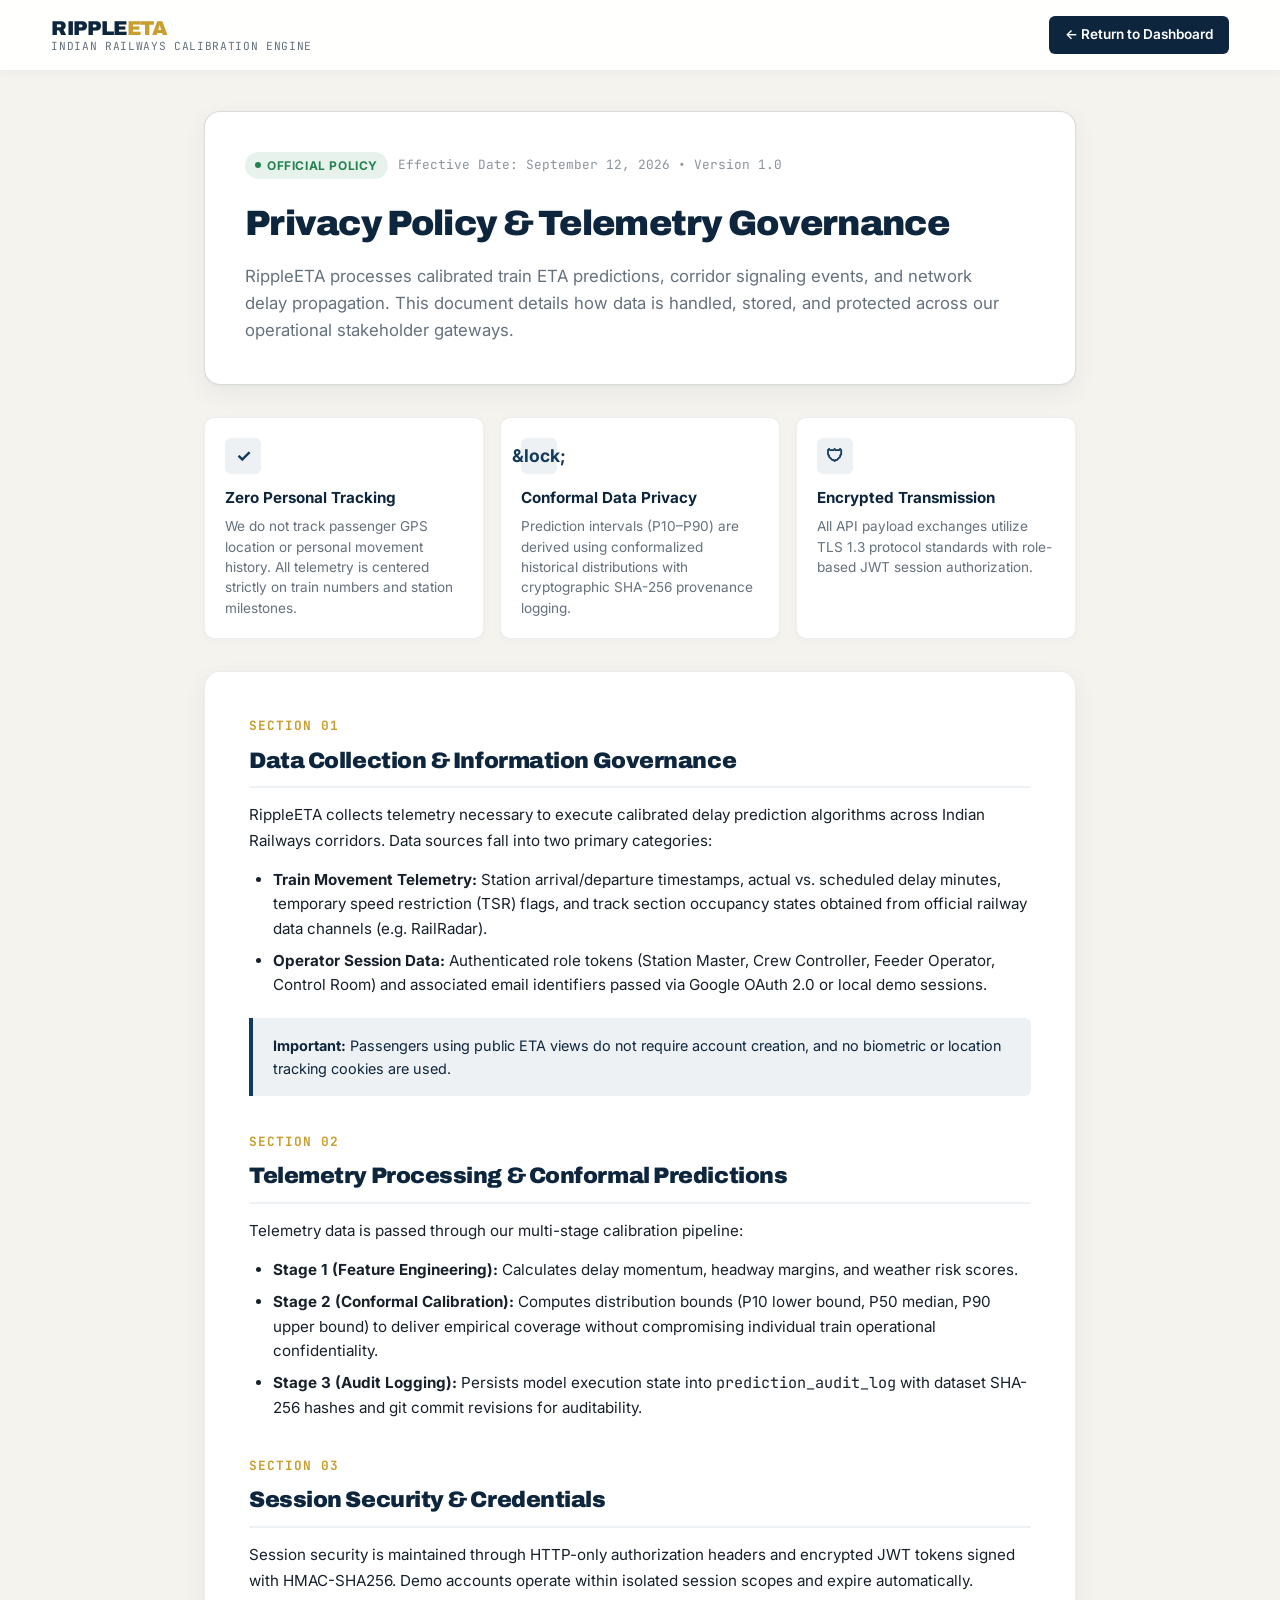
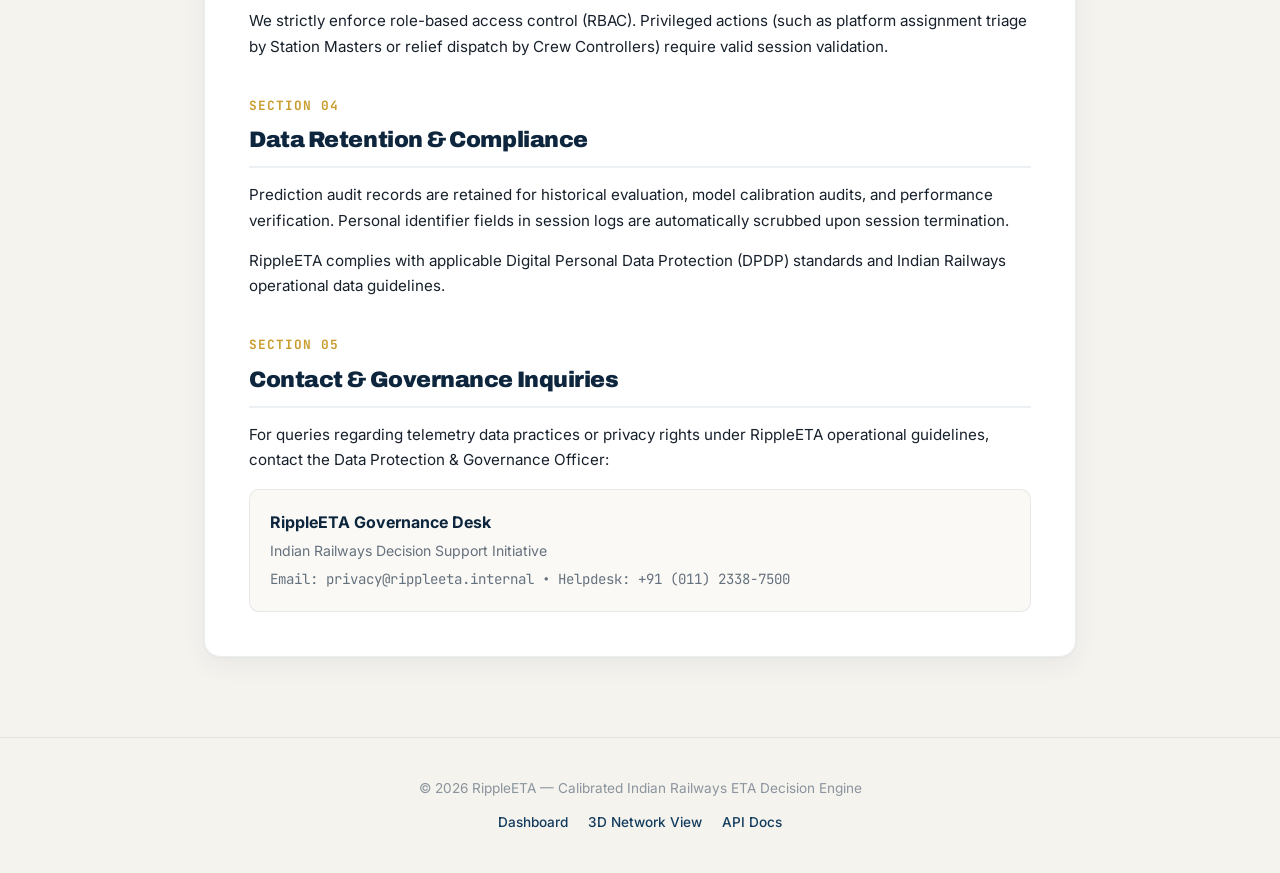
<file: dashboard/privacy.html>
<!DOCTYPE html>
<html lang="en">
<head>
<meta charset="UTF-8">
<meta name="viewport" content="width=device-width, initial-scale=1.0, viewport-fit=cover">
<title>Privacy Policy & Telemetry Governance — RippleETA</title>
<link rel="preconnect" href="https://fonts.googleapis.com">
<link href="https://fonts.googleapis.com/css2?family=Archivo:wght@500;700;900&family=Inter:wght@400;500;600;700&family=JetBrains+Mono:wght@400;500;600&display=swap" rel="stylesheet">
<style>
  :root {
    --bg: #F5F3EE;
    --bg-card: #FFFFFF;
    --bg-subtle: #FAF9F6;
    --text-primary: #17202B;
    --text-secondary: #65717D;
    --text-muted: #8A949D;
    --rail-blue: #123B5D;
    --rail-blue-dark: #0D263D;
    --rail-blue-light: #1C4E73;
    --rail-blue-soft: rgba(18, 59, 93, 0.07);
    --yellow: #E5B83F;
    --yellow-dim: #C99D2E;
    --yellow-soft: rgba(229, 184, 63, 0.16);
    --red: #C94B43;
    --green: #24824F;
    --green-soft: rgba(36, 130, 79, 0.10);
    --line: rgba(23, 32, 43, 0.08);
    --line-strong: rgba(23, 32, 43, 0.16);
    --radius-s: 6px;
    --radius-m: 10px;
    --radius-l: 16px;
    --shadow-card: 0 8px 24px rgba(18, 59, 93, 0.06), 0 1px 3px rgba(0,0,0,0.03);
    --ease: cubic-bezier(.22,.7,.2,1);
  }
  * { box-sizing: border-box; margin: 0; padding: 0; }
  body {
    background: var(--bg);
    color: var(--text-primary);
    font-family: 'Inter', sans-serif;
    line-height: 1.6;
    -webkit-font-smoothing: antialiased;
  }
  a { color: var(--rail-blue); text-decoration: none; font-weight: 500; }
  a:hover { text-decoration: underline; }
  .mono { font-family: 'JetBrains Mono', monospace; }
  .display { font-family: 'Archivo', sans-serif; font-weight: 900; letter-spacing: -0.02em; }

  /* Navigation Header */
  .header {
    position: sticky; top: 0; z-index: 50;
    display: flex; align-items: center; justify-content: space-between;
    padding: 16px clamp(20px, 4vw, 56px);
    background: rgba(255, 255, 255, 0.94);
    backdrop-filter: blur(10px);
    border-bottom: 1px solid var(--line);
    box-shadow: 0 2px 6px rgba(18, 59, 93, 0.04);
  }
  .brand { display: flex; flex-direction: column; line-height: 1; }
  .brand-title { font-size: 1.25rem; font-weight: 900; color: var(--rail-blue-dark); letter-spacing: -0.02em; }
  .brand-sub { font-size: 0.7rem; color: var(--text-secondary); text-transform: uppercase; letter-spacing: 0.06em; margin-top: 3px; }
  
  .nav-btn {
    display: inline-flex; align-items: center; gap: 8px;
    padding: 8px 16px; border-radius: var(--radius-s);
    background: var(--rail-blue-dark); color: #FFF;
    font-size: 0.85rem; font-weight: 600; transition: background .2s var(--ease);
  }
  .nav-btn:hover { background: var(--rail-blue-light); text-decoration: none; }

  /* Container */
  .main-container {
    max-width: 920px;
    margin: 40px auto 80px;
    padding: 0 24px;
  }

  /* Hero Banner */
  .hero-card {
    background: var(--bg-card);
    border: 1px solid var(--line-strong);
    border-radius: var(--radius-l);
    padding: 40px;
    box-shadow: var(--shadow-card);
    margin-bottom: 32px;
  }
  .badge-row { display: flex; align-items: center; gap: 10px; margin-bottom: 16px; }
  .status-badge {
    display: inline-flex; align-items: center; gap: 6px;
    padding: 4px 10px; border-radius: 20px;
    background: var(--green-soft); color: var(--green);
    font-size: 0.75rem; font-weight: 700; text-transform: uppercase; letter-spacing: 0.05em;
  }
  .status-dot { width: 6px; height: 6px; border-radius: 50%; background: var(--green); }
  .date-badge { font-size: 0.8rem; color: var(--text-muted); }
  
  .hero-title { font-size: 2.2rem; color: var(--rail-blue-dark); margin-bottom: 12px; }
  .hero-subtitle { font-size: 1.05rem; color: var(--text-secondary); max-width: 760px; line-height: 1.6; }

  /* Key Highlights Grid */
  .highlights-grid {
    display: grid;
    grid-template-columns: repeat(auto-fit, minmax(250px, 1fr));
    gap: 16px;
    margin-bottom: 32px;
  }
  .highlight-card {
    background: var(--bg-card);
    border: 1px solid var(--line);
    border-radius: var(--radius-m);
    padding: 20px;
    box-shadow: 0 2px 8px rgba(18, 59, 93, 0.03);
  }
  .highlight-icon {
    width: 36px; height: 36px; border-radius: var(--radius-s);
    background: var(--rail-blue-soft); color: var(--rail-blue);
    display: flex; align-items: center; justify-content: center;
    font-weight: 700; font-size: 1.1rem; margin-bottom: 12px;
  }
  .highlight-title { font-size: 0.95rem; font-weight: 700; color: var(--rail-blue-dark); margin-bottom: 6px; }
  .highlight-desc { font-size: 0.85rem; color: var(--text-secondary); line-height: 1.5; }

  /* Policy Document Body */
  .policy-body {
    background: var(--bg-card);
    border: 1px solid var(--line);
    border-radius: var(--radius-l);
    padding: 44px;
    box-shadow: var(--shadow-card);
  }
  .policy-section { margin-bottom: 36px; }
  .policy-section:last-child { margin-bottom: 0; }
  .section-num { font-size: 0.8rem; font-weight: 700; color: var(--yellow-dim); text-transform: uppercase; letter-spacing: 0.08em; display: block; margin-bottom: 6px; }
  .section-heading { font-size: 1.4rem; color: var(--rail-blue-dark); margin-bottom: 14px; border-bottom: 2px solid var(--rail-blue-soft); padding-bottom: 8px; }
  .policy-text { font-size: 0.95rem; color: var(--text-primary); margin-bottom: 14px; line-height: 1.7; }
  .policy-list { margin: 12px 0 16px 24px; color: var(--text-primary); font-size: 0.95rem; }
  .policy-list li { margin-bottom: 8px; line-height: 1.6; }

  .callout-box {
    background: var(--rail-blue-soft);
    border-left: 4px solid var(--rail-blue);
    padding: 16px 20px;
    border-radius: 0 var(--radius-s) var(--radius-s) 0;
    margin: 20px 0;
    font-size: 0.9rem;
    color: var(--rail-blue-dark);
  }
  .callout-box strong { color: var(--rail-blue-dark); }

  /* Footer */
  .footer {
    text-align: center;
    padding: 40px 24px;
    font-size: 0.85rem;
    color: var(--text-muted);
    border-top: 1px solid var(--line);
  }
  .footer-links { display: flex; justify-content: center; gap: 20px; margin-top: 12px; }
</style>
</head>
<body>

  <!-- Navigation Bar -->
  <header class="header">
    <div class="brand">
      <span class="brand-title display">RIPPLE<span style="color:var(--yellow-dim);">ETA</span></span>
      <span class="brand-sub mono">Indian Railways Calibration Engine</span>
    </div>
    <div>
      <a href="/dashboard/" class="nav-btn">&larr; Return to Dashboard</a>
    </div>
  </header>

  <main class="main-container">

    <!-- Hero Banner -->
    <div class="hero-card">
      <div class="badge-row">
        <span class="status-badge"><span class="status-dot"></span> Official Policy</span>
        <span class="date-badge mono">Effective Date: September 12, 2026 &bull; Version 1.0</span>
      </div>
      <h1 class="hero-title display">Privacy Policy & Telemetry Governance</h1>
      <p class="hero-subtitle">
        RippleETA processes calibrated train ETA predictions, corridor signaling events, and network delay propagation. This document details how data is handled, stored, and protected across our operational stakeholder gateways.
      </p>
    </div>

    <!-- Key Highlights Grid -->
    <div class="highlights-grid">
      <div class="highlight-card">
        <div class="highlight-icon">&check;</div>
        <div class="highlight-title">Zero Personal Tracking</div>
        <div class="highlight-desc">We do not track passenger GPS location or personal movement history. All telemetry is centered strictly on train numbers and station milestones.</div>
      </div>
      <div class="highlight-card">
        <div class="highlight-icon">&lock;</div>
        <div class="highlight-title">Conformal Data Privacy</div>
        <div class="highlight-desc">Prediction intervals (P10–P90) are derived using conformalized historical distributions with cryptographic SHA-256 provenance logging.</div>
      </div>
      <div class="highlight-card">
        <div class="highlight-icon">&#128737;</div>
        <div class="highlight-title">Encrypted Transmission</div>
        <div class="highlight-desc">All API payload exchanges utilize TLS 1.3 protocol standards with role-based JWT session authorization.</div>
      </div>
    </div>

    <!-- Policy Document Body -->
    <div class="policy-body">

      <!-- Section 1 -->
      <section class="policy-section">
        <span class="section-num mono">SECTION 01</span>
        <h2 class="section-heading display">Data Collection & Information Governance</h2>
        <p class="policy-text">
          RippleETA collects telemetry necessary to execute calibrated delay prediction algorithms across Indian Railways corridors. Data sources fall into two primary categories:
        </p>
        <ul class="policy-list">
          <li><strong>Train Movement Telemetry:</strong> Station arrival/departure timestamps, actual vs. scheduled delay minutes, temporary speed restriction (TSR) flags, and track section occupancy states obtained from official railway data channels (e.g. RailRadar).</li>
          <li><strong>Operator Session Data:</strong> Authenticated role tokens (Station Master, Crew Controller, Feeder Operator, Control Room) and associated email identifiers passed via Google OAuth 2.0 or local demo sessions.</li>
        </ul>
        <div class="callout-box">
          <strong>Important:</strong> Passengers using public ETA views do not require account creation, and no biometric or location tracking cookies are used.
        </div>
      </section>

      <!-- Section 2 -->
      <section class="policy-section">
        <span class="section-num mono">SECTION 02</span>
        <h2 class="section-heading display">Telemetry Processing & Conformal Predictions</h2>
        <p class="policy-text">
          Telemetry data is passed through our multi-stage calibration pipeline:
        </p>
        <ul class="policy-list">
          <li><strong>Stage 1 (Feature Engineering):</strong> Calculates delay momentum, headway margins, and weather risk scores.</li>
          <li><strong>Stage 2 (Conformal Calibration):</strong> Computes distribution bounds (P10 lower bound, P50 median, P90 upper bound) to deliver empirical coverage without compromising individual train operational confidentiality.</li>
          <li><strong>Stage 3 (Audit Logging):</strong> Persists model execution state into <code class="mono">prediction_audit_log</code> with dataset SHA-256 hashes and git commit revisions for auditability.</li>
        </ul>
      </section>

      <!-- Section 3 -->
      <section class="policy-section">
        <span class="section-num mono">SECTION 03</span>
        <h2 class="section-heading display">Session Security & Credentials</h2>
        <p class="policy-text">
          Session security is maintained through HTTP-only authorization headers and encrypted JWT tokens signed with HMAC-SHA256. Demo accounts operate within isolated session scopes and expire automatically.
        </p>
        <p class="policy-text">
          We strictly enforce role-based access control (RBAC). Privileged actions (such as platform assignment triage by Station Masters or relief dispatch by Crew Controllers) require valid session validation.
        </p>
      </section>

      <!-- Section 4 -->
      <section class="policy-section">
        <span class="section-num mono">SECTION 04</span>
        <h2 class="section-heading display">Data Retention & Compliance</h2>
        <p class="policy-text">
          Prediction audit records are retained for historical evaluation, model calibration audits, and performance verification. Personal identifier fields in session logs are automatically scrubbed upon session termination.
        </p>
        <p class="policy-text">
          RippleETA complies with applicable Digital Personal Data Protection (DPDP) standards and Indian Railways operational data guidelines.
        </p>
      </section>

      <!-- Section 5 -->
      <section class="policy-section">
        <span class="section-num mono">SECTION 05</span>
        <h2 class="section-heading display">Contact & Governance Inquiries</h2>
        <p class="policy-text">
          For queries regarding telemetry data practices or privacy rights under RippleETA operational guidelines, contact the Data Protection & Governance Officer:
        </p>
        <div style="background:var(--bg-subtle); border:1px solid var(--line); border-radius:var(--radius-m); padding:20px; margin-top:16px;">
          <p style="font-weight:700; color:var(--rail-blue-dark); margin-bottom:4px;">RippleETA Governance Desk</p>
          <p style="font-size:0.88rem; color:var(--text-secondary);">Indian Railways Decision Support Initiative</p>
          <p style="font-size:0.88rem; color:var(--text-secondary); margin-top:6px;" class="mono">Email: privacy@rippleeta.internal &bull; Helpdesk: +91 (011) 2338-7500</p>
        </div>
      </section>

    </div>

  </main>

  <!-- Footer -->
  <footer class="footer">
    <div>&copy; 2026 RippleETA — Calibrated Indian Railways ETA Decision Engine</div>
    <div class="footer-links">
      <a href="/dashboard/">Dashboard</a>
      <a href="/eta/">3D Network View</a>
      <a href="/docs">API Docs</a>
    </div>
  </footer>

</body>
</html>
</file>
